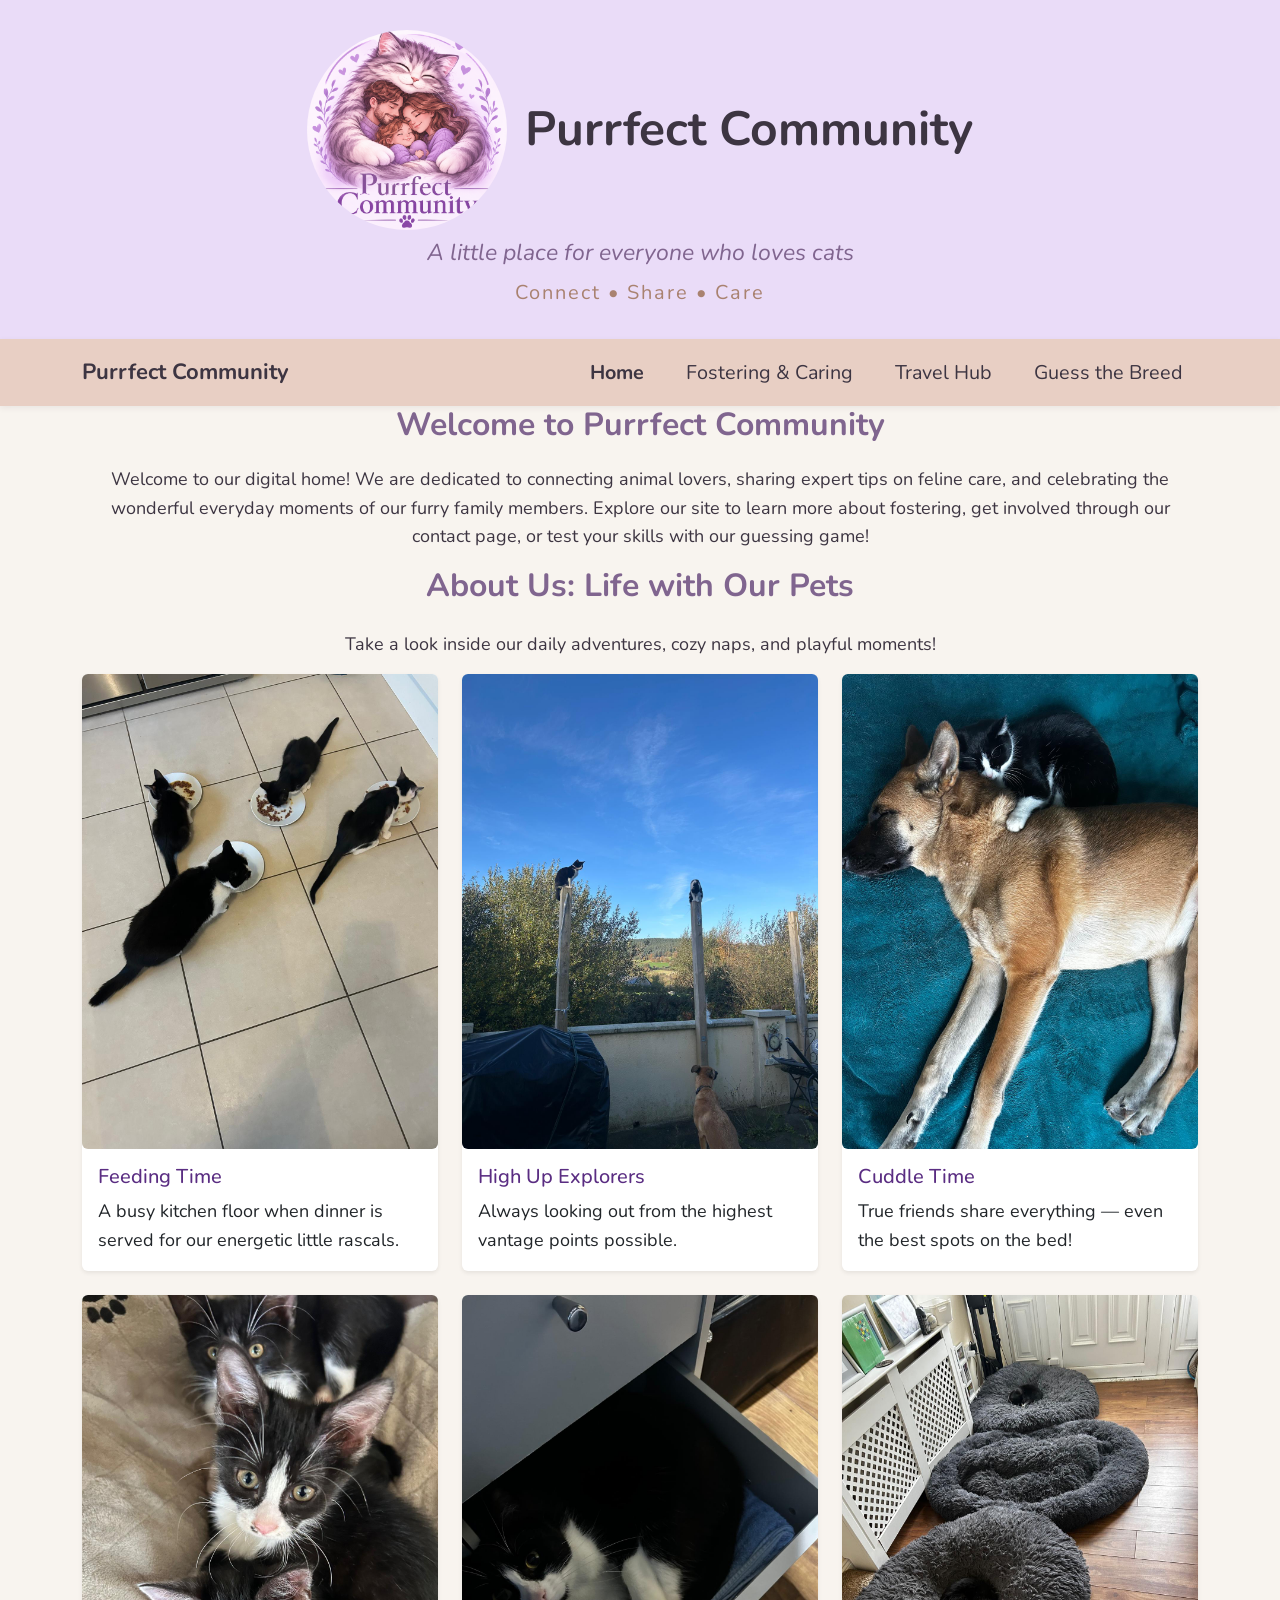
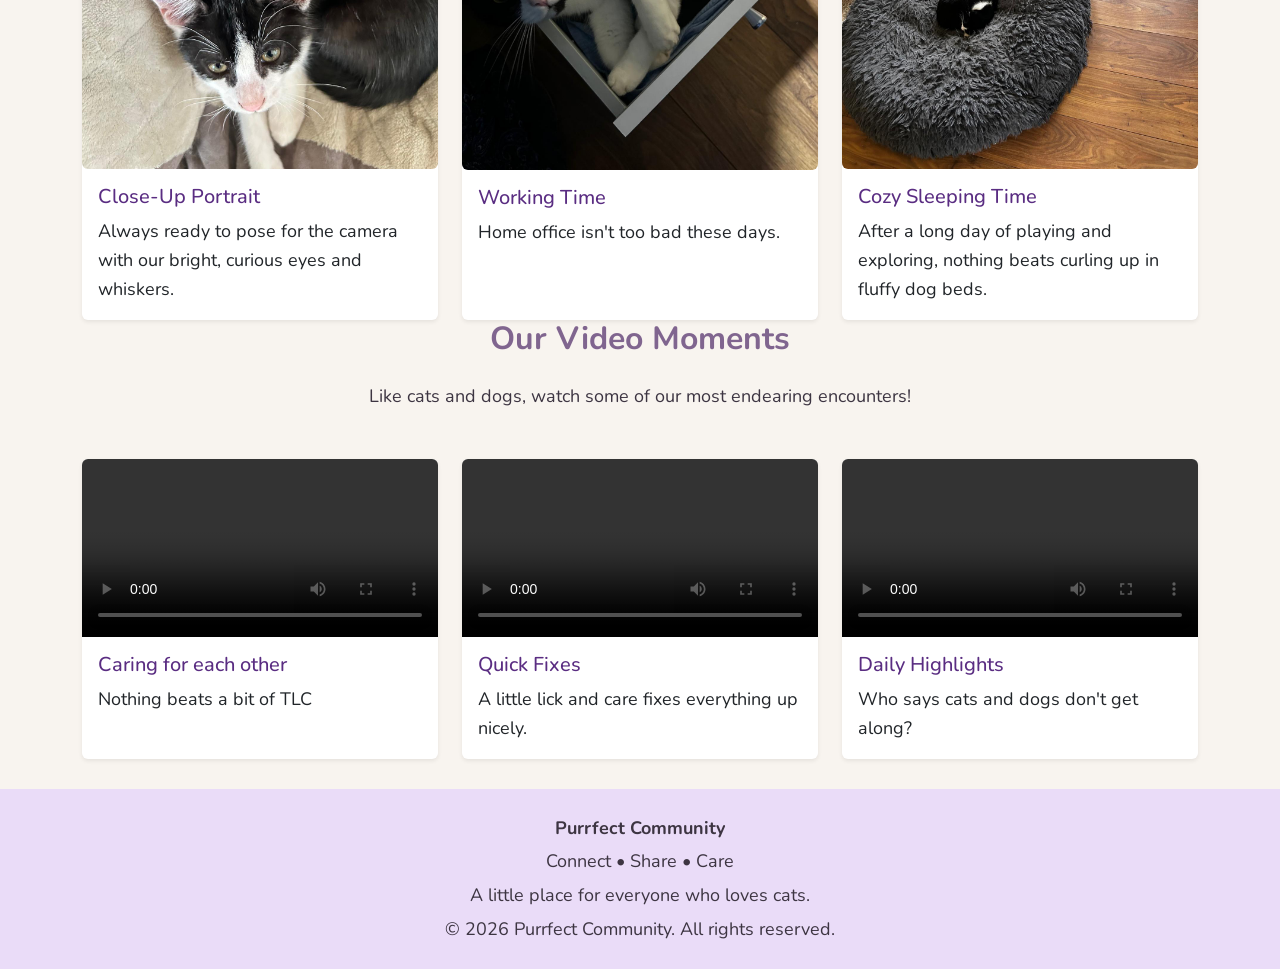
<file: index.html>
<!DOCTYPE html>
<html lang="en">
<head>
 <meta charset="UTF-8">
 <meta name="viewport" content="width=device-width, initial-scale=1.0">
 <title>Purrfect Community - Home</title>
 <!-- Nunito Font -->
 <link rel="preconnect" href="https://fonts.googleapis.com">
 <link rel="preconnect" href="https://fonts.gstatic.com" crossorigin>
 <link href="https://fonts.googleapis.com/css2?family=Nunito:wght@400;500;600;700;800&display=swap" rel="stylesheet">
 <!-- Bootstrap-->
     <link href="https://cdn.jsdelivr.net/npm/bootstrap@5.3.3/dist/css/bootstrap.min.css" rel="stylesheet">
    <link rel="stylesheet" href="Styles/style.css">
</head>

<body>

    </div>
</header>
<header class="site-header text-center">
        <div class="container-fluid px-5">
        <div class="brand-lockup">
            <img src="Pictures/logo.jpg" alt="Purrfect Community logo - Cat hugging a family of three" class="site-logo">
            <h1>Purrfect Community</h1>
        </div>
        <p class="tagline">A little place for everyone who loves cats</p>
        <p class="slogan">Connect • Share • Care</p>
    </div>
</header>


<!-- Copied from Sylwia's Coding and edited it to match navbar functions on all pages -->
  <nav class="navbar navbar-expand-lg custom-navbar">
    <div class="container">
        <a class="navbar-brand" href="index.html">Purrfect Community</a>
        <button class="navbar-toggler" type="button"
            data-bs-toggle="collapse" data-bs-target="#mainMenu"
            aria-controls="mainMenu" aria-expanded="false"
            aria-label="Toggle navigation">
            <span class="navbar-toggler-icon"></span>
        </button>
      <div class="collapse navbar-collapse" id="mainMenu">
            <ul class="navbar-nav ms-auto">
     <li class="nav-item">
                    <a class="nav-link active" aria-current="page" href="index.html">Home</a>
                </li>
                <li class="nav-item">
                    <a class="nav-link" href="Pages/fosteringAndCaring.html">Fostering & Caring</a>
                </li>
                <li class="nav-item">
                    <a class="nav-link" href="Pages/travelHub.html">Travel Hub</a>
                </li>
                <li class="nav-item">
                    <a class="nav-link" href="Pages/guessingGame.html">Guess the Breed</a>
                </li>
            </ul>
        </div>
    </div>
</nav>
<!-- END of Copied section-->
 
 <!-- Welcome / Introduction Section -->
 <section class="intro-section">
 <div class="container text-center">
  <h2>Welcome to Purrfect Community</h2>
  <p class="subtitle">
  Welcome to our digital home! We are dedicated to connecting animal lovers, sharing expert tips on feline care, and celebrating the wonderful everyday moments of our furry family members. Explore our site to learn more about fostering, get involved through our contact page, or test your skills with our guessing game!
  </p>
 </div>
 </section>

 <!-- About Us Section -->
 <section class="intro-section">
 <div class="container">
  <h2 class="text-center mb-4">About Us: Life with Our Pets</h2>
  <p class="text-center subtitle mb-6">Take a look inside our daily adventures, cozy naps, and playful moments!</p>
  
  <!--Picture Section-->
  <div class="row g-4">
 
  

  <div class="col-md-4">
   <div class="card h-100 border-0 shadow-sm">
   <img src="Pictures/feeding time.jpeg" class="card-img-top rounded" alt="Feeding time for kittens">
   <div class="card-body">
    <h5 class="card-title" style="color: #5a2d82;">Feeding Time</h5>
    <p class="card-text">A busy kitchen floor when dinner is served for our energetic little rascals.</p>
   </div>
   </div>
  </div>

  <div class="col-md-4">
   <div class="card h-100 border-0 shadow-sm">
   <img src="Pictures/high up.jpeg" class="card-img-top rounded" alt="Cats high up on poles outdoors">
   <div class="card-body">
    <h5 class="card-title" style="color: #5a2d82;">High Up Explorers</h5>
    <p class="card-text">Always looking out from the highest vantage points possible.</p>
   </div>
   </div>
  </div>
   
<div class="col-md-4">
   <div class="card h-100 border-0 shadow-sm">
   <img src="Pictures/cuddle time.jpeg" class="card-img-top rounded" alt="Cuddle time with cat and dog">
   <div class="card-body">
    <h5 class="card-title" style="color: #5a2d82;">Cuddle Time</h5>
    <p class="card-text">True friends share everything — even the best spots on the bed!</p>
   </div>
   </div>
  </div>
   
  <div class="col-md-4">
   <div class="card h-100 border-0 shadow-sm">
   <img src="Pictures/picture time.jpeg" class="card-img-top rounded" alt="Close-up picture time with 3 kittens">
   <div class="card-body">
    <h5 class="card-title" style="color: #5a2d82;">Close-Up Portrait</h5>
    <p class="card-text">Always ready to pose for the camera with our bright, curious eyes and whiskers.</p>
   </div>
   </div>
  </div>


  <div class="col-md-4">
   <div class="card h-100 border-0 shadow-sm">
   <img src="Pictures/home office.jpeg" class="card-img-top rounded" alt="cat in a desk drawer">
   <div class="card-body">
    <h5 class="card-title" style="color: #5a2d82;">Working Time</h5>
    <p class="card-text">Home office isn't too bad these days.</p>
   </div>
   </div>
  </div>

 
  <div class="col-md-4">
   <div class="card h-100 border-0 shadow-sm">
   <img src="Pictures/sleeping time.jpeg" class="card-img-top rounded" alt="Sleeping time in cozy beds">
   <div class="card-body">
    <h5 class="card-title" style="color: #5a2d82;">Cozy Sleeping Time</h5>
    <p class="card-text">After a long day of playing and exploring, nothing beats curling up in fluffy dog beds.</p>
   </div>
   </div>
  </div>

  </div> <!-- End row -->
 </div> <!-- End container -->
 </section>
 
 <!-- Videos Section -->
 <section class="intro-section">
 <div class="container">
 <h2 class="text-center mb-4">Our Video Moments</h2>
 <p class="text-center subtitle mb-5">Like cats and dogs, watch some of our most endearing encounters!</p>
 
 <div class="row g-4">
 

  <div class="col-md-4">
   <div class="card h-100 border-0 shadow-sm">
    <video controls class="w-100 rounded-top" style="height: auto;">
     <source src="media/caring.mp4" type="video/mp4">
     Your browser does not support the video tag.
    </video>
    <div class="card-body">
     <h5 class="card-title" style="color: #5a2d82;">Caring for each other</h5>
     <p class="card-text">Nothing beats a bit of TLC</p>
    </div>
   </div>
  </div>

  
  <div class="col-md-4">
   <div class="card h-100 border-0 shadow-sm">
    <video controls class="w-100 rounded-top" style="height: auto;">
     <source src="media/caring2.mp4" type="video/mp4">
     Your browser does not support the video tag.
    </video>
    <div class="card-body">
     <h5 class="card-title" style="color: #5a2d82;">Quick Fixes</h5>
     <p class="card-text">A little lick and care fixes everything up nicely.</p>
    </div>
   </div>
  </div>

 
  <div class="col-md-4">
   <div class="card h-100 border-0 shadow-sm">
    <video controls class="w-100 rounded-top" style="height: auto;">
     <source src="media/caring3.mp4" type="video/mp4">
     Your browser does not support the video tag.
    </video>
    <div class="card-body">
     <h5 class="card-title" style="color: #5a2d82;">Daily Highlights</h5>
     <p class="card-text">Who says cats and dogs don't get along?</p>
    </div>
   </div>
  </div>

 </div> <!-- End row -->
 </div> <!-- End container -->
 </section>

 <!-- Footer -->
 <footer class="custom-footer text-center">
    <p><strong>Purrfect Community</strong></p>
    <p>Connect • Share • Care</p>
    <p>A little place for everyone who loves cats.</p>
    <p class="mb-0">&copy; 2026 Purrfect Community. All rights reserved.</p>
</footer>
<script src="https://cdn.jsdelivr.net/npm/bootstrap@5.3.3/dist/js/bootstrap.bundle.min.js"></script>
<script src="../Scripts/gameScript.js"></script>

</body>
</html>
</file>
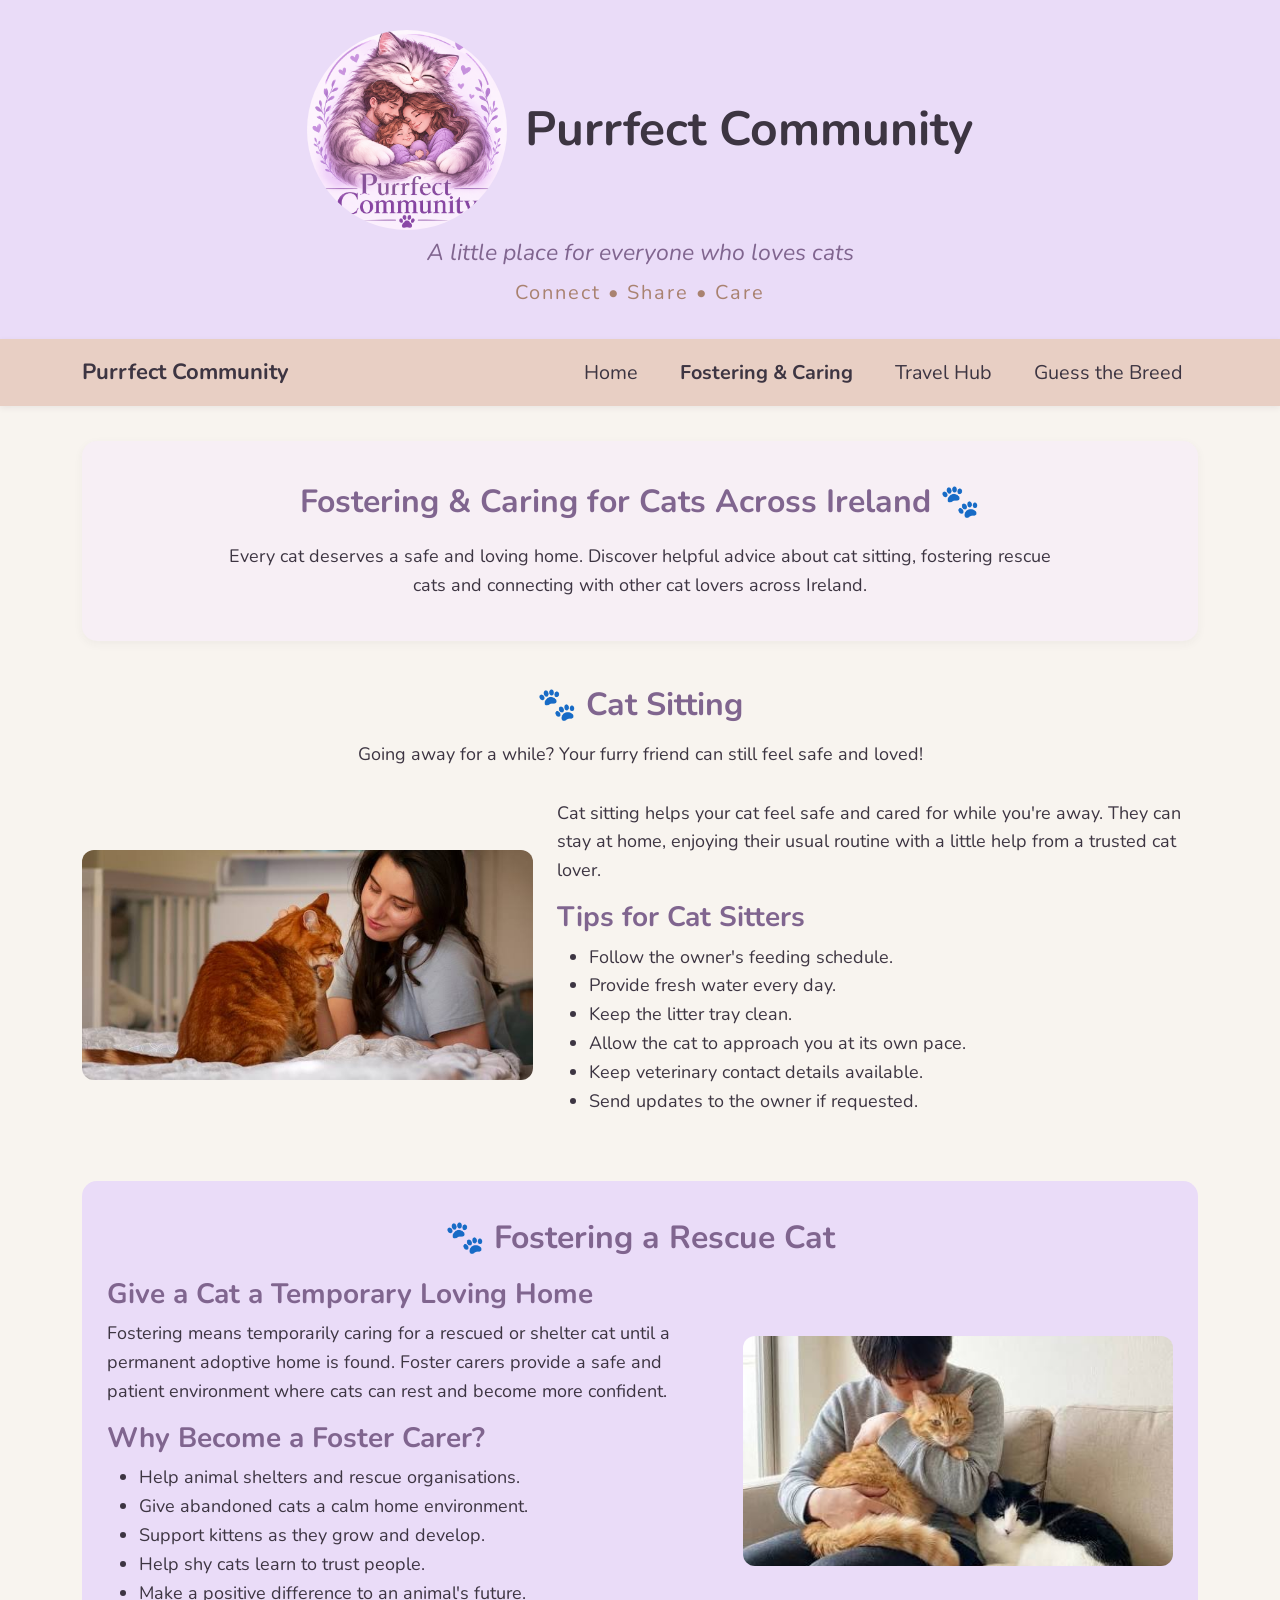
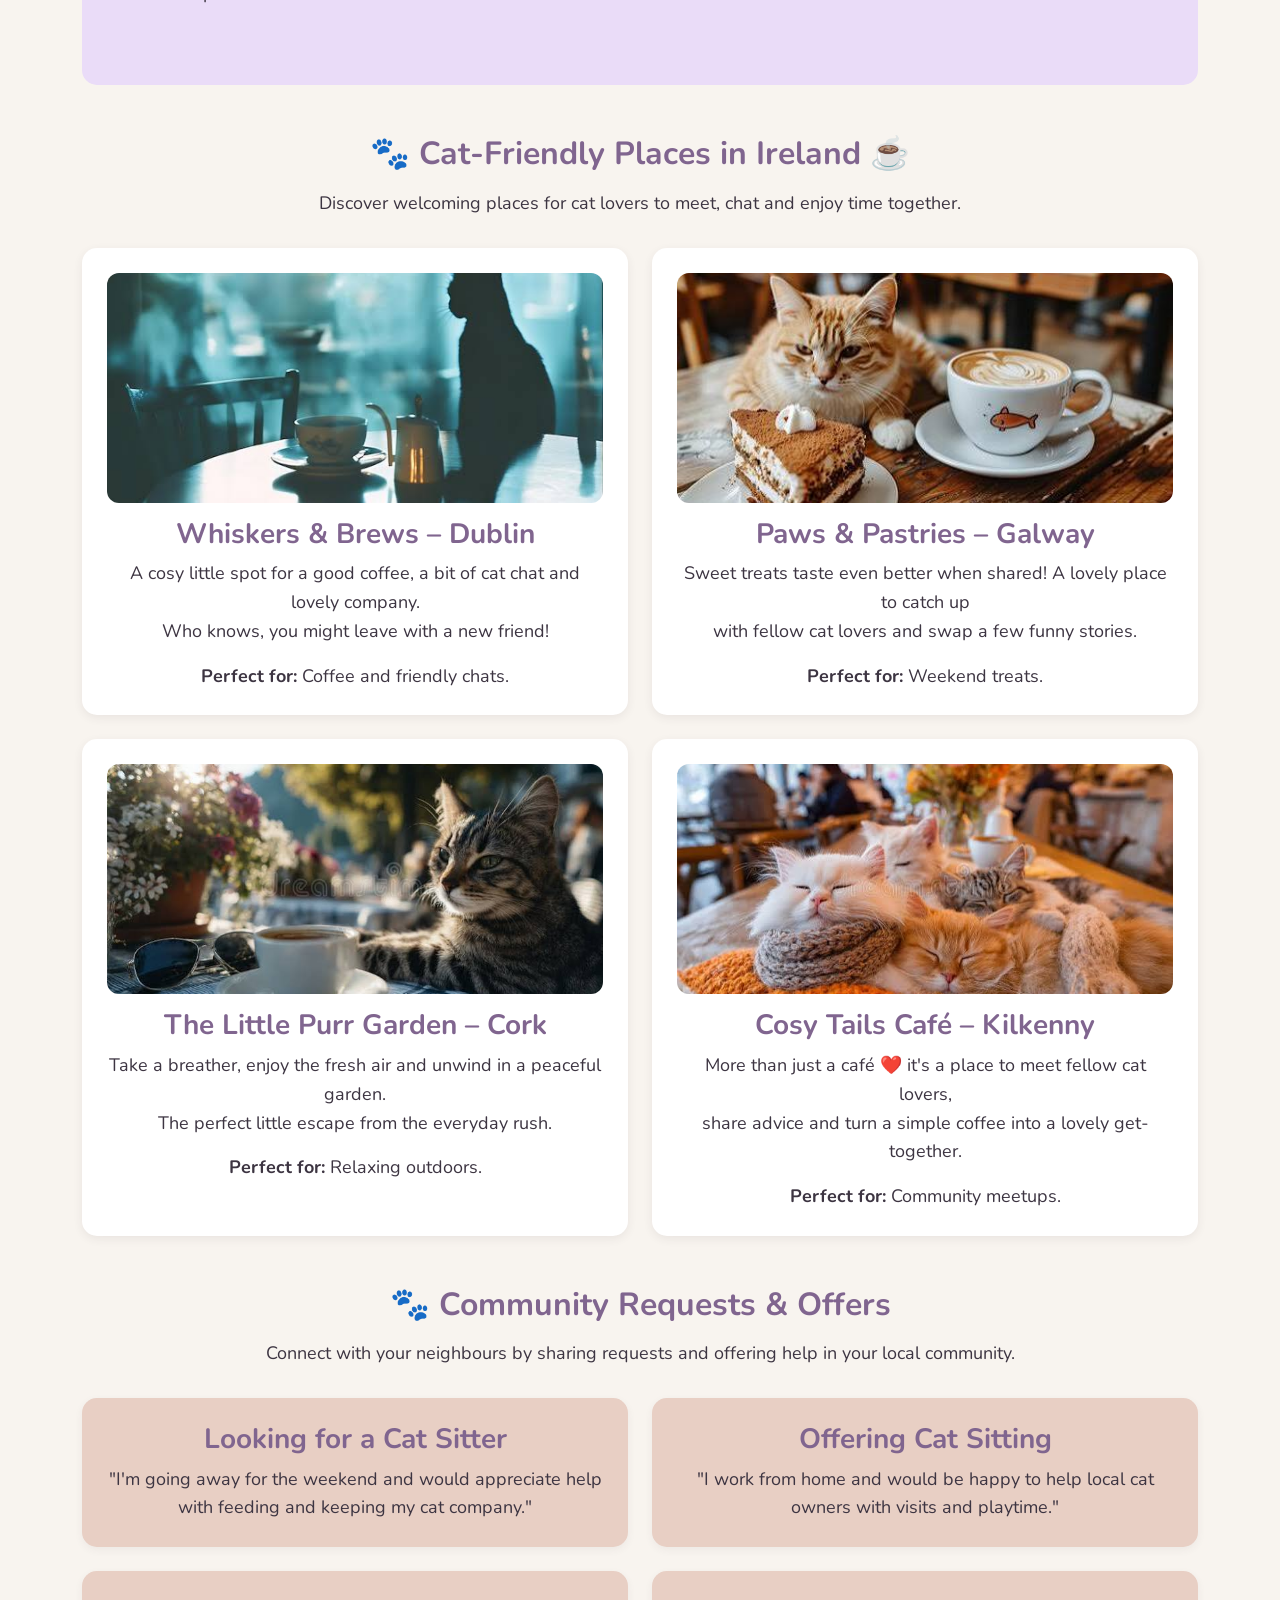
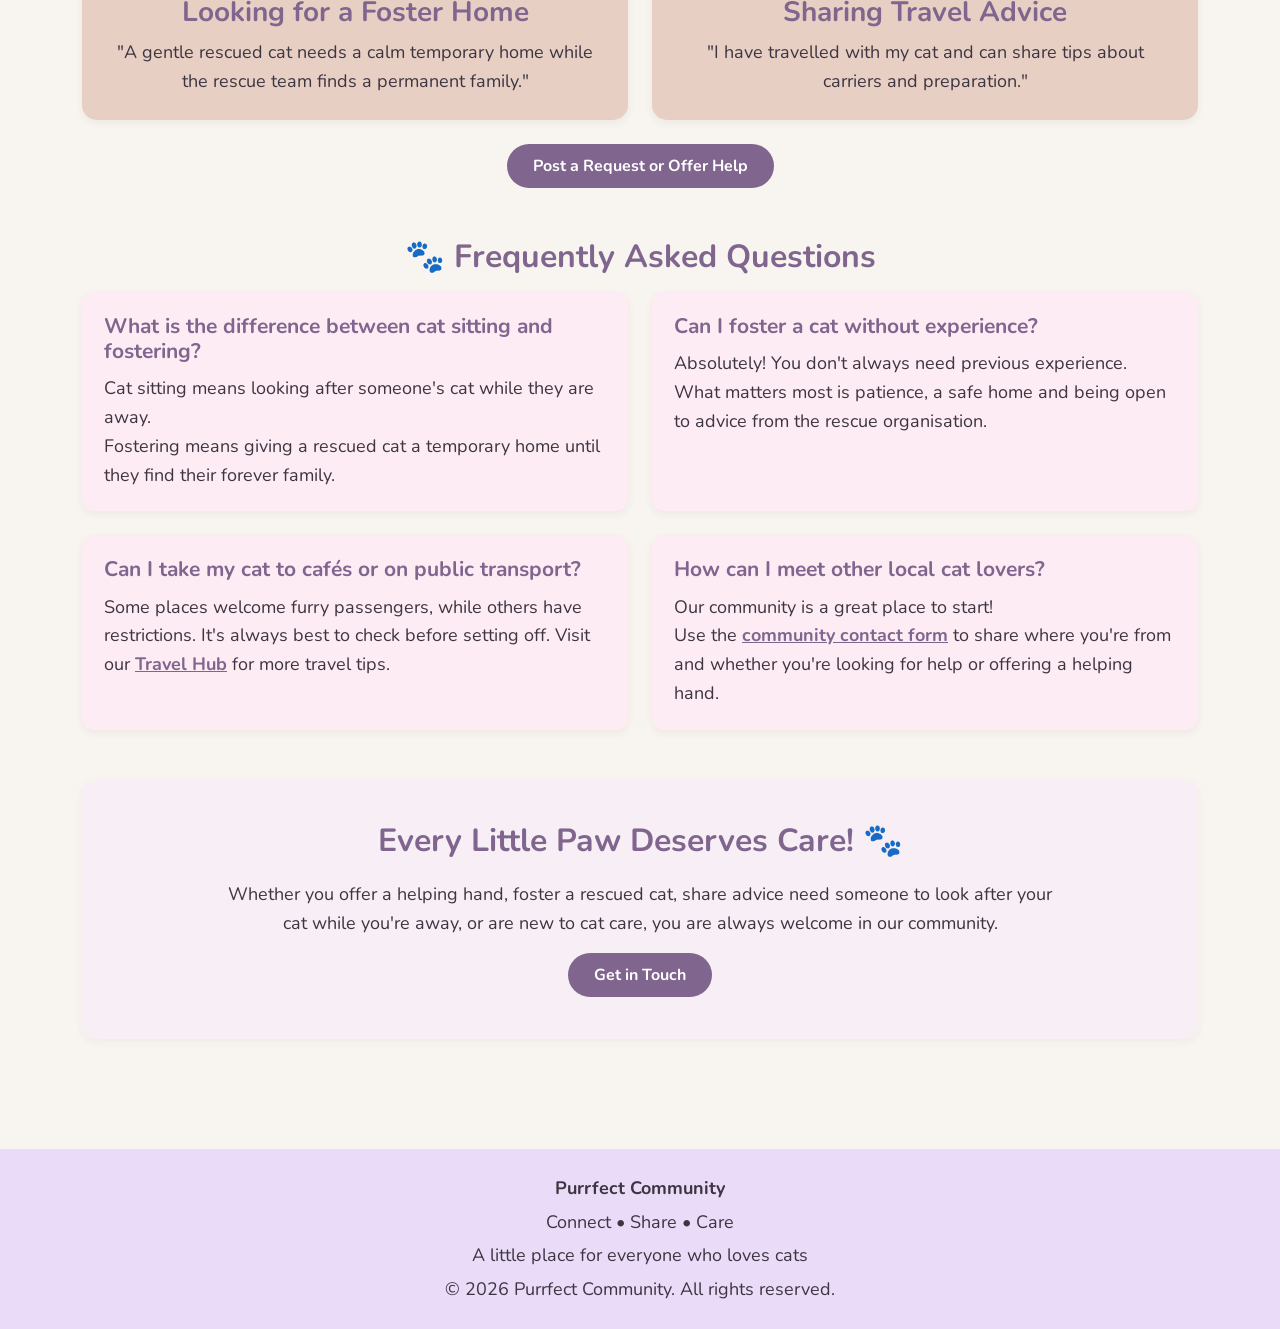
<file: Pages/fosteringAndCaring.html>
<!DOCTYPE html>
<html lang="en">
<head>
    <meta charset="UTF-8">
    <meta name="viewport" content="width=device-width, initial-scale=1">
    <meta name="description" content="Cat sitting, fostering and cat care advice across Ireland.">
    <title>Purrfect Community | Fostering & Caring</title>

    <link rel="preconnect" href="https://fonts.googleapis.com">
    <link rel="preconnect" href="https://fonts.gstatic.com" crossorigin>
    <link href="https://fonts.googleapis.com/css2?family=Nunito:wght@400;500;600;700;800&display=swap" rel="stylesheet">
    
    <link href="https://cdn.jsdelivr.net/npm/bootstrap@5.3.3/dist/css/bootstrap.min.css" rel="stylesheet">
    <link rel="stylesheet" href="../Styles/style.css">
</head>

<body>

<header class="site-header text-center">
    <div class="container">
        <div class="brand-lockup">
            <img src="../Pictures/logo.jpg" alt="Purrfect Community logo" class="site-logo">
            <h1>Purrfect Community</h1>
        </div>
        <p class="tagline">A little place for everyone who loves cats</p>
        <p class="slogan">Connect • Share • Care</p>
    </div>
</header>

<nav class="navbar navbar-expand-lg custom-navbar">
    <div class="container">
        <a class="navbar-brand" href="../index.html">Purrfect Community</a>

        <button class="navbar-toggler" type="button"
            data-bs-toggle="collapse" data-bs-target="#mainMenu"
            aria-controls="mainMenu" aria-expanded="false"
            aria-label="Toggle navigation">
            <span class="navbar-toggler-icon"></span>
        </button>

        <div class="collapse navbar-collapse" id="mainMenu">
            <ul class="navbar-nav ms-auto">
                <li class="nav-item">
                    <a class="nav-link" href="../index.html">Home</a>
                </li>
                <li class="nav-item">
                    <a class="nav-link active" aria-current="page" href="fosteringAndCaring.html">Fostering & Caring</a>
                </li>
                <li class="nav-item">
                    <a class="nav-link" href="travelHub.html">Travel Hub</a>
                </li>
                <li class="nav-item">
                    <a class="nav-link" href="guessingGame.html">Guess the Breed</a>
                </li>
            </ul>
        </div>
    </div>
</nav>

<main class="container main-container">

    <!-- INTRODUCTION -->
    <section class="hero-section text-center">
        <h2>Fostering & Caring for Cats Across Ireland 🐾</h2>
        <p>
            Every cat deserves a safe and loving home.
            Discover helpful advice about cat sitting, fostering rescue cats
            and connecting with other cat lovers across Ireland.
        </p>
    </section>

    <!-- CAT SITTING -->
    <section class="cats-section">
        <h2 class="section-title text-center">🐾 Cat Sitting</h2>

        <p class="section-intro text-center">
            Going away for a while? Your furry friend can still feel safe and loved!            
        </p>

        <div class="row g-4 align-items-center">
            <div class="col-md-5">
                <img src="../Pictures/cat-sitting.jpg"
                     alt="A comfortable cat relaxing at home"
                     class="cat-image">
            </div>

            <div class="col-md-7">
                <p>
                    Cat sitting helps your cat feel safe and cared for while you're away. They can stay at home, 
                    enjoying their usual routine with a little help from a trusted cat lover.

                </p>

                <p>
                
                </p>

                <h3>Tips for Cat Sitters</h3>
                <ul>
                    <li>Follow the owner's feeding schedule.</li>
                    <li>Provide fresh water every day.</li>
                    <li>Keep the litter tray clean.</li>
                    <li>Allow the cat to approach you at its own pace.</li>
                    <li>Keep veterinary contact details available.</li>
                    <li>Send updates to the owner if requested.</li>
                </ul>
            </div>
        </div>
    </section>

    <!-- FOSTERING -->
    <section class="find-cat-section">
        <h2 class="text-center">🐾 Fostering a Rescue Cat</h2>

        <div class="row g-4 align-items-center">
            <div class="col-md-7">
                <h3>Give a Cat a Temporary Loving Home</h3>

                <p>
                    Fostering means temporarily caring for a rescued
                    or shelter cat until a permanent adoptive home is found.
                    Foster carers provide a safe and patient environment
                    where cats can rest and become more confident.
                </p>

                <h3>Why Become a Foster Carer?</h3>

                <ul>
                    <li>Help animal shelters and rescue organisations.</li>
                    <li>Give abandoned cats a calm home environment.</li>
                    <li>Support kittens as they grow and develop.</li>
                    <li>Help shy cats learn to trust people.</li>
                    <li>Make a positive difference to an animal's future.</li>
                </ul>
            </div>

            <div class="col-md-5">
                <img src="../Pictures/cat-fostering.jpg"
                     alt="A rescued cat relaxing in a foster home"
                     class="cat-image">
            </div>
        </div>

        <p class="mt-4 text-center">
            <strong></strong> 

        </p>
    </section>

    <!-- CAT FRIENDLY PLACES -->
    <section class="cats-section" id="cat-friendly-places">

        <h2 class="section-title text-center">
            🐾 Cat-Friendly Places in Ireland ☕
        </h2>

        <p class="section-intro text-center">
            Discover welcoming places for cat lovers to meet, chat and enjoy time together.            
        </p>

        <div class="row g-4">

            <div class="col-md-6">
                <article class="cat-card">
                    <img src="../Pictures/cafe-dublin.jpg"
                         alt="Cosy cafe interior"
                         class="cat-image">

                    <h3>Whiskers & Brews – Dublin</h3>
                    <p>
                        A cosy little spot for a good coffee, a bit of cat chat and lovely company. <br/>Who knows, you might leave with a new friend!
                    </p>
                    <p class="mb-0">
                        <strong>Perfect for:</strong> Coffee and friendly chats.
                    </p>
                </article>
            </div>

            <div class="col-md-6">
                <article class="cat-card">
                    <img src="../Pictures/cafe-galway.jpg"
                         alt="Cosy bakery and cafe"
                         class="cat-image">

                    <h3>Paws & Pastries – Galway</h3>
                    <p>
                        Sweet treats taste even better when shared! A lovely place to catch up <br/>with fellow cat lovers and swap a few funny stories.
                    </p>
                    <p class="mb-0">
                        <strong>Perfect for:</strong> Weekend treats.
                    </p>
                </article>
            </div>

            <div class="col-md-6">
                <article class="cat-card">
                    <img src="../Pictures/cafe-cork.jpg"
                         alt="Peaceful garden with outdoor seating"
                         class="cat-image">

                    <h3>The Little Purr Garden – Cork</h3>
                    <p>
                        Take a breather, enjoy the fresh air and unwind in a peaceful garden. <br/>The perfect little escape from the everyday rush.
                    </p>
                    <p class="mb-0">
                        <strong>Perfect for:</strong> Relaxing outdoors.
                    </p>
                </article>
            </div>

            <div class="col-md-6">
                <article class="cat-card">
                    <img src="../Pictures/cafe-kilkenny.jpg"
                         alt="Welcoming community cafe"
                         class="cat-image">

                    <h3>Cosy Tails Café – Kilkenny</h3>
                    <p>
                        More than just a café ❤️ it's a place to meet fellow cat lovers, <br/>share advice and turn a simple coffee into a lovely get-together.
                    </p>
                    <p class="mb-0">
                        <strong>Perfect for:</strong> Community meetups.
                    </p>
                </article>
            </div>

        </div>

        <p class="text-center mt-4">
            <em>
                                
            </em>
        </p>
    </section>

    <!-- COMMUNITY REQUESTS -->
    <section class="cats-section">
        <h2 class="section-title text-center">
            🐾 Community Requests & Offers
        </h2>

        <p class="section-intro text-center">
            Connect with your neighbours by sharing requests and offering help in your local community.
        </p>

        <div class="row g-4">

            <div class="col-md-6">
                <div class="fact-card">
                    <h3>Looking for a Cat Sitter</h3>
                    <p class="mb-0">
                        "I'm going away for the weekend and would appreciate
                        help with feeding and keeping my cat company."
                    </p>
                </div>
            </div>

            <div class="col-md-6">
                <div class="fact-card">
                    <h3>Offering Cat Sitting</h3>
                    <p class="mb-0">
                        "I work from home and would be happy to help
                        local cat owners with visits and playtime."
                    </p>
                </div>
            </div>

            <div class="col-md-6">
                <div class="fact-card">
                    <h3>Looking for a Foster Home</h3>
                    <p class="mb-0">
                        "A gentle rescued cat needs a calm temporary home
                        while the rescue team finds a permanent family."
                    </p>
                </div>
            </div>

            <div class="col-md-6">
                <div class="fact-card">
                    <h3>Sharing Travel Advice</h3>
                    <p class="mb-0">
                        "I have travelled with my cat and can share
                        tips about carriers and preparation."
                    </p>
                </div>
            </div>

        </div>

        <div class="text-center mt-4">
            <a href="travelHub.html#community-form" class="btn btn-custom">
                Post a Request or Offer Help
            </a>
        </div>
    </section>

    <!-- FAQ -->
    <section class="fun-facts-section">
        <h2 class="section-title text-center">
            🐾 Frequently Asked Questions
        </h2>
    
        <div class="row g-4">
    
            <div class="col-md-6">
                <div class="faq-card">
                    <h3>What is the difference between cat sitting and fostering?</h3>
                    <p>
                        Cat sitting means looking after someone's cat while they are away.<br/>
                        Fostering means giving a rescued cat a temporary home until they find their forever family.
                    </p>
                </div>
            </div>
    
            <div class="col-md-6">
                <div class="faq-card">
                    <h3>Can I foster a cat without experience?</h3>
                    <p>
                        Absolutely! You don't always need previous experience. What matters most is patience,
                        a safe home and being open to advice from the rescue organisation.
                    </p>
                </div>
            </div>
    
            <div class="col-md-6">
                <div class="faq-card">
                    <h3>Can I take my cat to cafés or on public transport?</h3>
                    <p>
                        Some places welcome furry passengers, while others have restrictions.
                        It's always best to check before setting off.
                        Visit our <a href="travelHub.html">Travel Hub</a> for more travel tips.
                    </p>
                </div>
            </div>
    
            <div class="col-md-6">
                <div class="faq-card">
                    <h3>How can I meet other local cat lovers?</h3>
                    <p>
                        Our community is a great place to start!<br/>
                        Use the <a href="travelHub.html#community-form"> community contact form</a>
                        to share where you're from and whether you're looking for help or offering a helping hand.
                    </p>
                </div>
            </div>
    
        </div>
    </section>

    <!-- FINAL MESSAGE -->
    <section class="hero-section text-center">
        <h2>Every Little Paw Deserves Care! 🐾</h2>
        <p>
            Whether you offer a helping hand, foster a rescued cat, share advice
            need someone to look after your cat while you're away, or are new to cat care, you are always welcome in our community.
        </p>

        <a href="travelHub.html#community-form" class="btn btn-custom">
            Get in Touch
        </a>
    </section>

</main>

<footer class="custom-footer text-center">
    <p><strong>Purrfect Community</strong></p>
    <p>Connect • Share • Care</p>
    <p>A little place for everyone who loves cats</p>
    <p class="mb-0">&copy; 2026 Purrfect Community. All rights reserved.</p>
</footer>
<script src="https://cdn.jsdelivr.net/npm/bootstrap@5.3.3/dist/js/bootstrap.bundle.min.js"></script>
</body>
</html>
</file>
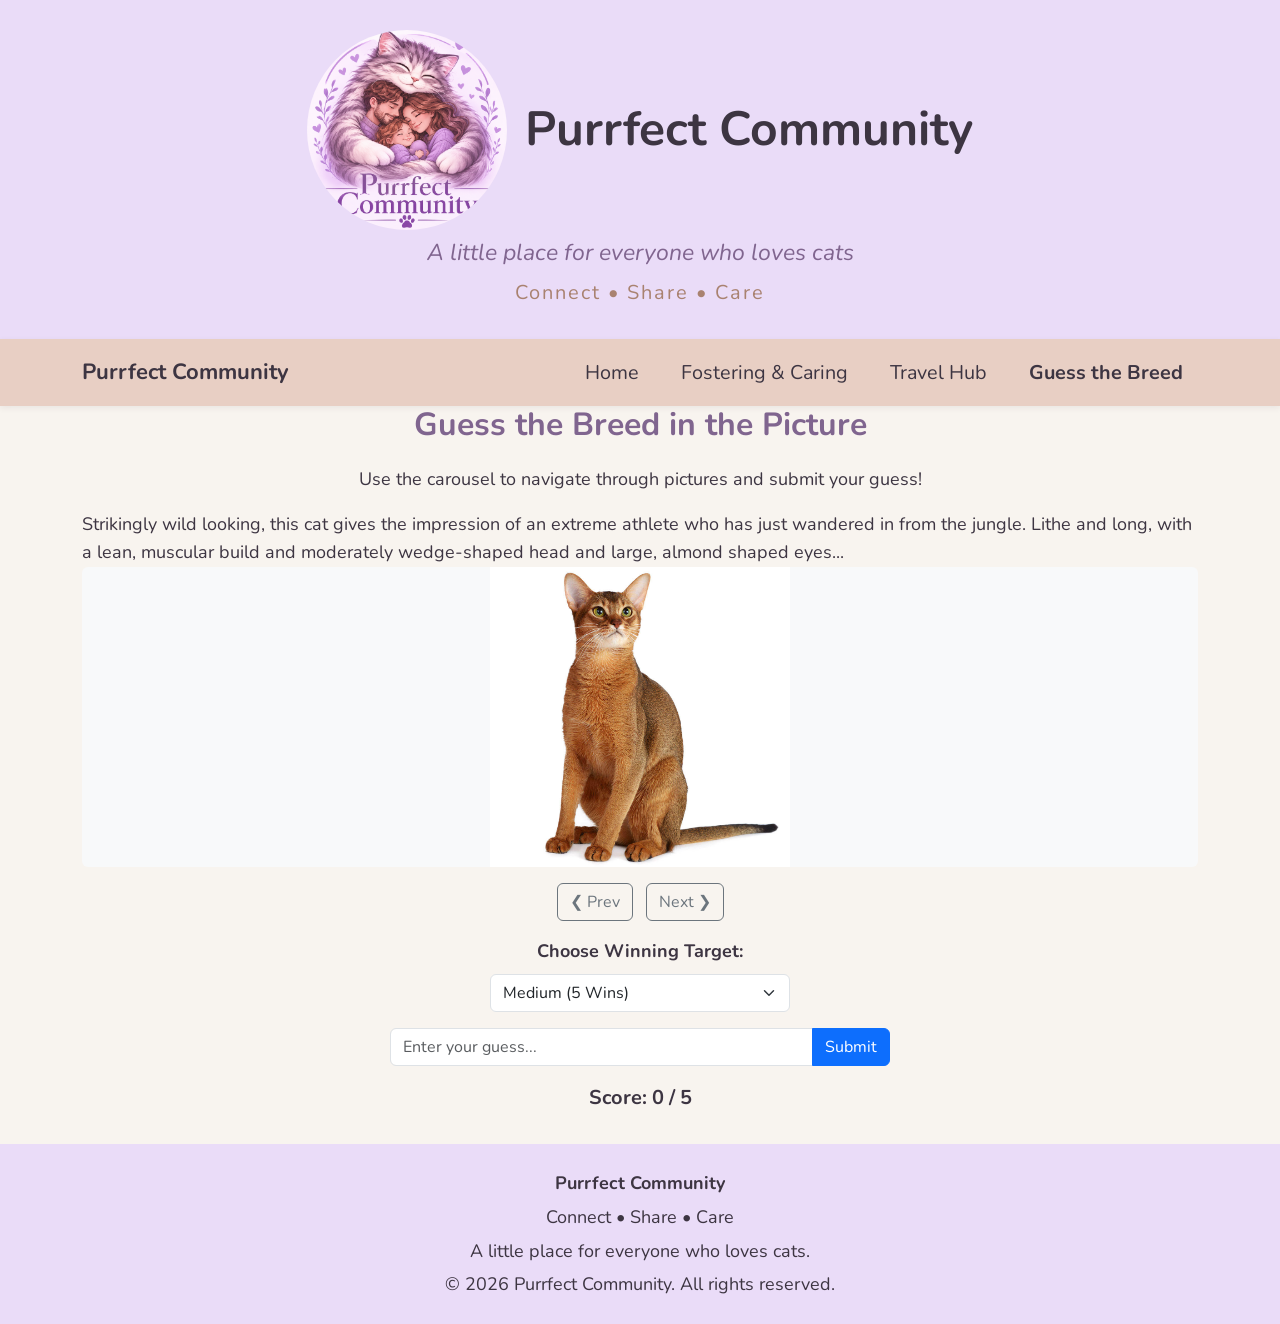
<file: Pages/guessingGame.html>
<!DOCTYPE html>
<html lang="en">
<head>
  <meta charset="UTF-8">
  <meta name="viewport" content="width=device-width, initial-scale=1.0">
  <title>Guess the Cat Breed</title>
  <!-- Nunito Font -->
  <link rel="preconnect" href="https://fonts.googleapis.com">
  <link rel="preconnect" href="https://fonts.gstatic.com" crossorigin>
  <link href="https://fonts.googleapis.com/css2?family=Nunito:wght@400;500;600;700;800&display=swap" rel="stylesheet">
  <!-- Bootstrap-->
      <link href="https://cdn.jsdelivr.net/npm/bootstrap@5.3.3/dist/css/bootstrap.min.css" rel="stylesheet">
    <link rel="stylesheet" href="../Styles/style.css">
</head>

<body>

<header class="site-header text-center">
    <div class="container">
        <div class="brand-lockup">
            <img src="../Pictures/logo.jpg" alt="Purrfect Community logo - Cat hugging a family of three" class="site-logo">
            <h1>Purrfect Community</h1>
        </div>
        <p class="tagline">A little place for everyone who loves cats</p>
        <p class="slogan">Connect • Share • Care</p>
    </div>
</header>
<!-- Copied from Sylwia's Coding and edited it to match navbar functions on all pages -->
  <nav class="navbar navbar-expand-lg custom-navbar">
    <div class="container">
        <a class="navbar-brand" href="../index.html">Purrfect Community</a>
        <button class="navbar-toggler" type="button"
            data-bs-toggle="collapse" data-bs-target="#mainMenu"
            aria-controls="mainMenu" aria-expanded="false"
            aria-label="Toggle navigation">
            <span class="navbar-toggler-icon"></span>
        </button>
      <div class="collapse navbar-collapse" id="mainMenu">
            <ul class="navbar-nav ms-auto">
     <li class="nav-item">
                    <a class="nav-link" href="../index.html">Home</a>
                </li>
                <li class="nav-item">
                    <a class="nav-link" href="fosteringAndCaring.html">Fostering & Caring</a>
                </li>
                <li class="nav-item">
                    <a class="nav-link" href="travelHub.html">Travel Hub</a>
                </li>
                <li class="nav-item">
                    <a class="nav-link active" aria-current="page" href="guessingGame.html">Guess the Breed</a>
                </li>
            </ul>
        </div>
    </div>
</nav>



  <section id="game-section" class="intro-section">
    <div class="container text-center">
      <h2>Guess the Breed in the Picture</h2>
      <p class="subtitle">Use the carousel to navigate through pictures and submit your guess!</p>
      
   
      <div id="imageDescription" class="text-start">Loading description...</div>

      <!-- Bootstrap Carousel Container -->
      <div id="catCarousel" class="carousel slide mb-3" data-bs-ride="false">
        <div class="carousel-inner" id="carouselInner"></div>
      </div>
        
      <!-- Carousel Navigation -->
      <div class="mb-3">
        <button class="btn btn-outline-secondary me-2" onclick="prevImage()">❮ Prev</button>
        <button class="btn btn-outline-secondary" onclick="nextImage()">Next ❯</button>
      </div>

         <!-- Difficulty Selector -->
      <div class="mb-3" style="max-width: 300px; margin: 0 auto;">
        <label for="difficultySelect" class="form-label fw-bold">Choose Winning Target:</label>
        <select id="difficultySelect" class="form-select" onchange="changeDifficulty()">
          <option value="3">Easy (3 Wins)</option>
          <option value="5" selected>Medium (5 Wins)</option>
          <option value="10">Hard (10 Wins)</option>
          <option value="20">Expert (All 20 Wins)</option>
        </select>
      </div>

      <!-- Guess Input Group -->
      <div class="input-group mb-3" style="max-width: 500px; margin: 0 auto;">
        <input type="text" id="guessInput" class="form-control" placeholder="Enter your guess...">
        <button class="btn btn-primary" onclick="checkGuess()">Submit</button>
      </div>
            
      <!-- Score Display and Restart Button -->
      <p id="scoreDisplay" class="fs-5 mb-2 fw-bold">Score: <span id="score">0</span> / <span id="targetDisplay">5</span></p>
      <button id="restartBtn" class="btn btn-success mb-3" style="display: none;" onclick="restartGame()">Play Again</button>

      <p id="resultMessage" class="fw-bold mt-2"></p>
      
     
    </div>
  </section>

 
  <footer class="custom-footer text-center">
    <p><strong>Purrfect Community</strong></p>
    <p>Connect • Share • Care</p>
    <p>A little place for everyone who loves cats.</p>
    <p class="mb-0">&copy; 2026 Purrfect Community. All rights reserved.</p>
</footer>
<script src="https://cdn.jsdelivr.net/npm/bootstrap@5.3.3/dist/js/bootstrap.bundle.min.js"></script>
  <script src="../Scripts/gameScript.js"></script>
</body>
</html>
</file>
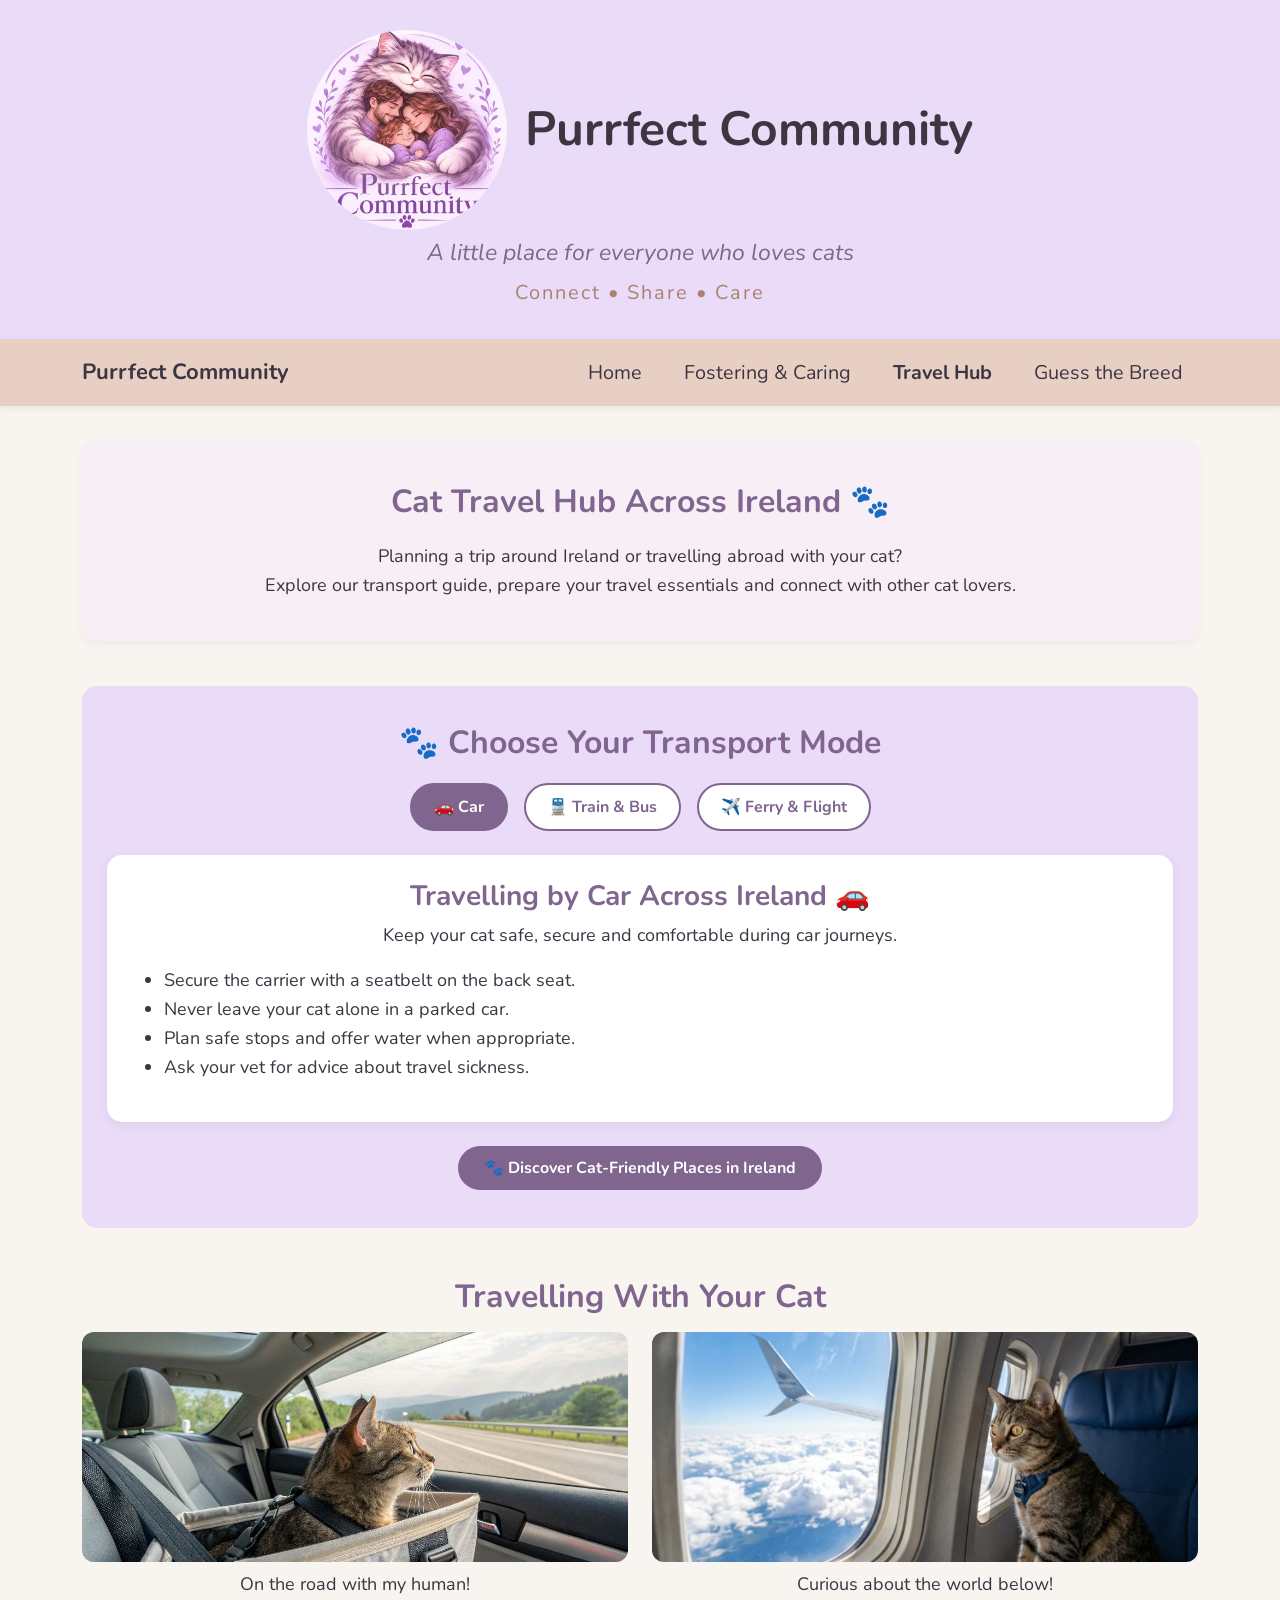
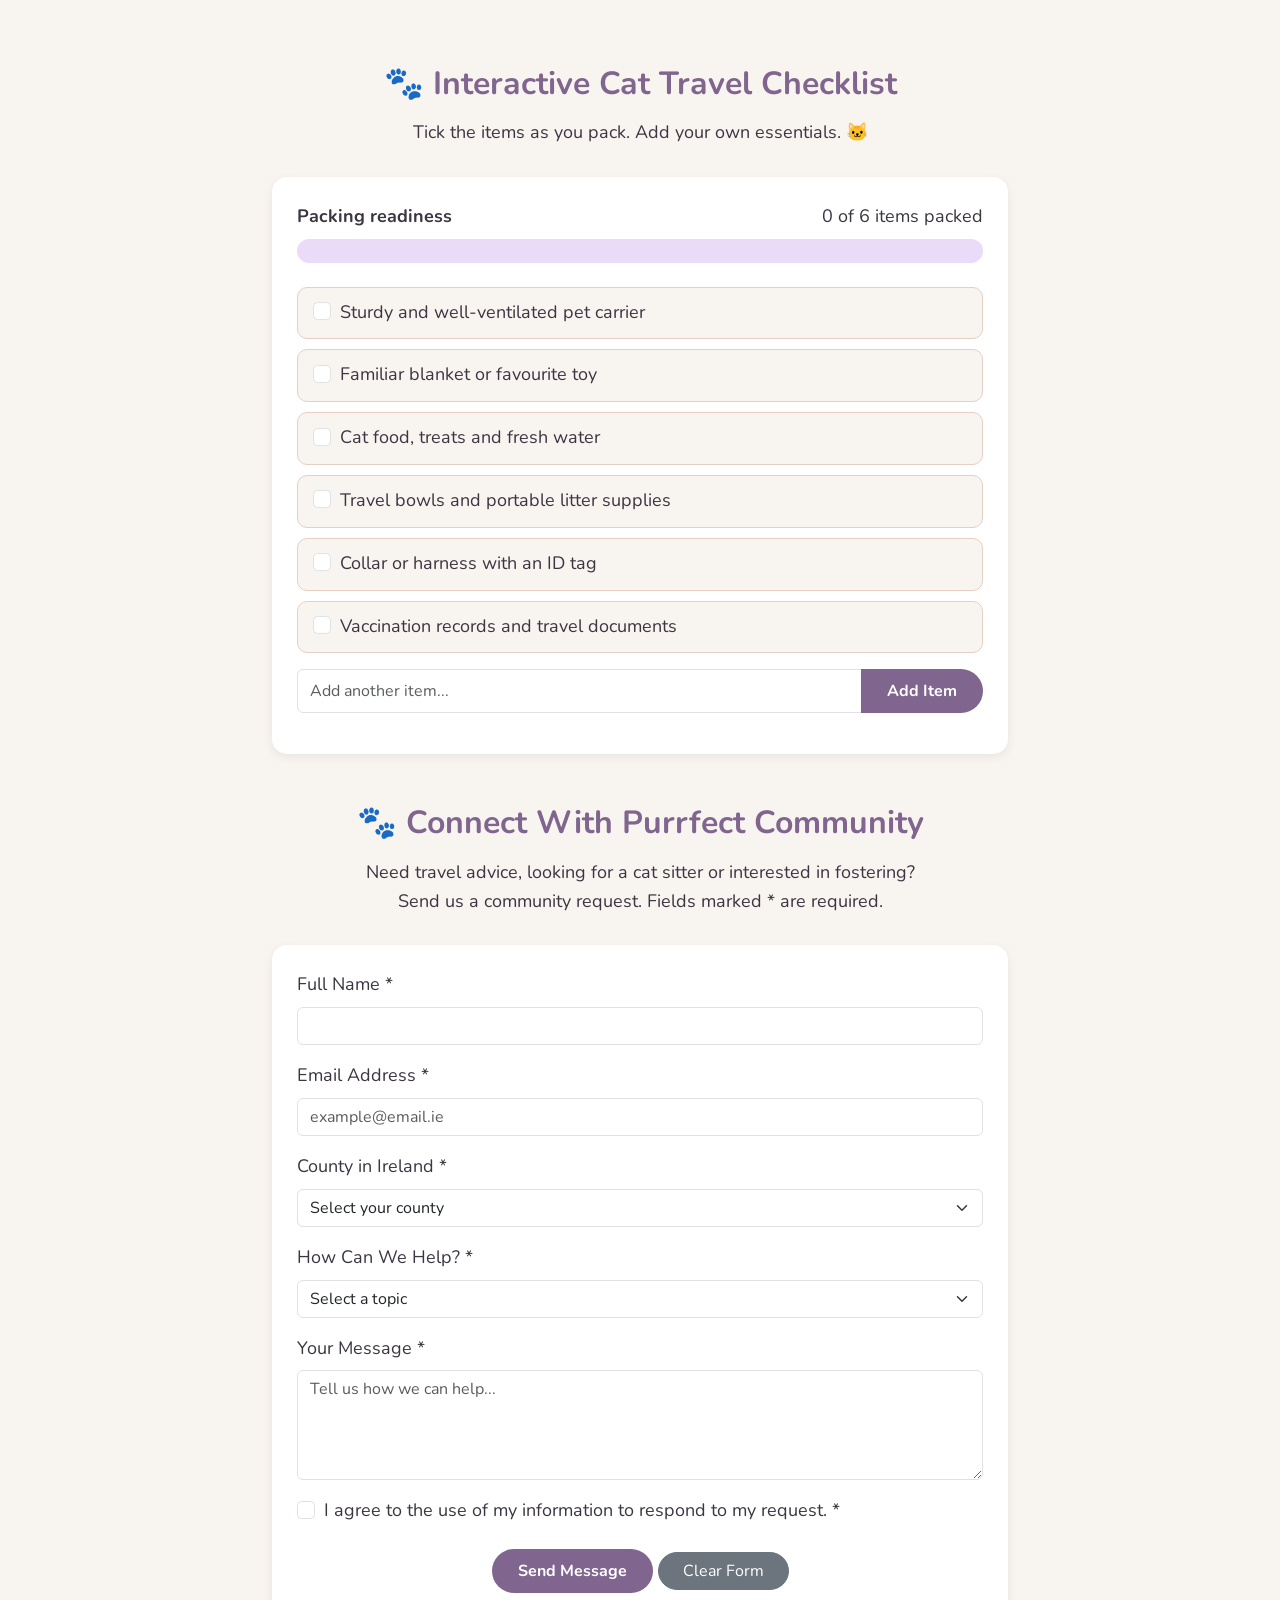
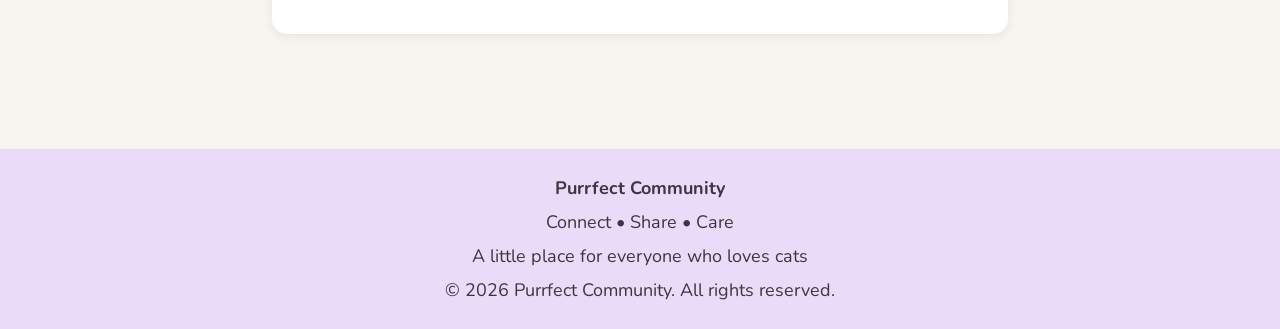
<file: Pages/travelHub.html>
<!DOCTYPE html>
<html lang="en">
<head>
    <meta charset="UTF-8">
    <meta name="viewport" content="width=device-width, initial-scale=1">
    <meta name="description" content="Cat travel guide, interactive packing checklist and community contact form.">
    <title>Purrfect Community | Travel Hub</title>

    <link rel="preconnect" href="https://fonts.googleapis.com">
    <link rel="preconnect" href="https://fonts.gstatic.com" crossorigin>
    <link href="https://fonts.googleapis.com/css2?family=Nunito:wght@400;500;600;700;800&display=swap" rel="stylesheet">
    
    <link href="https://cdn.jsdelivr.net/npm/bootstrap@5.3.3/dist/css/bootstrap.min.css" rel="stylesheet">
    <link rel="stylesheet" href="../Styles/style.css">
</head>

<body>

<header class="site-header text-center">
    <div class="container">
        <div class="brand-lockup">
            <img src="../Pictures/logo.jpg" alt="Purrfect Community logo" class="site-logo">
            <h1>Purrfect Community</h1>
        </div>
        <p class="tagline">A little place for everyone who loves cats</p>
        <p class="slogan">Connect • Share • Care</p>
    </div>
</header>

<nav class="navbar navbar-expand-lg custom-navbar">
    <div class="container">
        <a class="navbar-brand" href="../index.html">Purrfect Community</a>

        <button class="navbar-toggler" type="button"
            data-bs-toggle="collapse" data-bs-target="#mainMenu"
            aria-controls="mainMenu" aria-expanded="false"
            aria-label="Toggle navigation">
            <span class="navbar-toggler-icon"></span>
        </button>

        <div class="collapse navbar-collapse" id="mainMenu">
            <ul class="navbar-nav ms-auto">
                <li class="nav-item">
                    <a class="nav-link" href="../index.html">Home</a>
                </li>
                <li class="nav-item">
                    <a class="nav-link" href="fosteringAndCaring.html">Fostering & Caring</a>
                </li>
                <li class="nav-item">
                    <a class="nav-link active" aria-current="page" href="travelHub.html">Travel Hub</a>
                </li>
                <li class="nav-item">
                    <a class="nav-link" href="guessingGame.html">Guess the Breed</a>
                </li>
            </ul>
        </div>
    </div>
</nav>

<main class="container main-container">

    <!-- INTRODUCTION -->
    <section class="hero-section text-center">
        <h2>Cat Travel Hub Across Ireland 🐾</h2>
        <p>
            Planning a trip around Ireland or travelling abroad with your cat?<br/>
            Explore our transport guide, prepare your travel essentials
            and connect with other cat lovers.
        </p>
    </section>

    <!-- TRANSPORT GUIDE -->
    <section class="find-cat-section">
        <h2 class="text-center">🐾 Choose Your Transport Mode</h2>
        <p class="text-center">
            
        </p>

        <div class="d-flex justify-content-center gap-3 flex-wrap mb-4"
             role="group" aria-label="Transport options">

            <button type="button" class="btn travel-tab-btn active"
                    id="btnCar" aria-pressed="true">
                🚗 Car
            </button>

            <button type="button" class="btn travel-tab-btn"
                    id="btnTrain" aria-pressed="false">
                🚆 Train & Bus
            </button>

            <button type="button" class="btn travel-tab-btn"
                    id="btnFlight" aria-pressed="false">
                ✈️ Ferry & Flight
            </button>
        </div>

        <article class="cat-card text-left-card" aria-live="polite">
            <h3 id="modeTitle" class="text-center">
                Travelling by Car Across Ireland 🚗
            </h3>

            <p id="modeDescription" class="text-center">
                Keep your cat safe, secure and comfortable during car journeys.
            </p>

            <ul id="modeTipsList">
                <li>Secure the carrier with a seatbelt on the back seat.</li>
                <li>Never leave your cat alone in a parked car.</li>
                <li>Plan safe stops and offer water when appropriate.</li>
                <li>Ask your vet for advice about travel sickness.</li>
            </ul>
        </article>

        <div class="text-center mt-4">
            <a href="fosteringAndCaring.html#cat-friendly-places"
               class="btn btn-custom">
                🐾 Discover Cat-Friendly Places in Ireland
            </a>
        </div>
    </section>

    <!-- TRAVEL PHOTOS -->
    <section class="cats-section">
        <h2 class="section-title text-center">Travelling With Your Cat</h2>

        <div class="row g-4">
            <div class="col-md-6">
                <img src="../Pictures/cat-car.jpg"
                     alt="A cat safely travelling in a car carrier"
                     class="cat-image">
                <p class="text-center mt-2">
                    On the road with my human!
                </p>
            </div>

            <div class="col-md-6">
                <img src="../Pictures/cat-plane.jpg"
                     alt="A cat ready for an international journey"
                     class="cat-image">
                <p class="text-center mt-2">
                    Curious about the world below!
                </p>
            </div>
        </div>
    </section>

    <!-- PACKING CHECKLIST -->
    <section class="cats-section">
        <h2 class="section-title text-center">
            🐾 Interactive Cat Travel Checklist
        </h2>

        <p class="section-intro text-center">
            Tick the items as you pack. Add your own essentials. 🐱
        </p>

        <div class="row justify-content-center">
            <div class="col-lg-8">
                <div class="cat-card text-left-card">

                    <div class="d-flex justify-content-between flex-wrap gap-2 mb-2">
                        <strong>Packing readiness</strong>
                        <span id="progressText" aria-live="polite">
                            0 of 6 items packed
                        </span>
                    </div>

                    <div class="progress custom-progress mb-4">
                        <div id="packingProgress"
                             class="progress-bar custom-progress-bar"
                             role="progressbar"
                             style="width: 0%"
                             aria-valuenow="0"
                             aria-valuemin="0"
                             aria-valuemax="100">
                            0%
                        </div>
                    </div>

                    <ul id="packingList" class="list-unstyled">

                        <li class="checklist-item">
                            <div class="form-check">
                                <input class="form-check-input" type="checkbox" id="pack1">
                                <label class="form-check-label" for="pack1">
                                    Sturdy and well-ventilated pet carrier
                                </label>
                            </div>
                        </li>

                        <li class="checklist-item">
                            <div class="form-check">
                                <input class="form-check-input" type="checkbox" id="pack2">
                                <label class="form-check-label" for="pack2">
                                    Familiar blanket or favourite toy
                                </label>
                            </div>
                        </li>

                        <li class="checklist-item">
                            <div class="form-check">
                                <input class="form-check-input" type="checkbox" id="pack3">
                                <label class="form-check-label" for="pack3">
                                    Cat food, treats and fresh water
                                </label>
                            </div>
                        </li>

                        <li class="checklist-item">
                            <div class="form-check">
                                <input class="form-check-input" type="checkbox" id="pack4">
                                <label class="form-check-label" for="pack4">
                                    Travel bowls and portable litter supplies
                                </label>
                            </div>
                        </li>

                        <li class="checklist-item">
                            <div class="form-check">
                                <input class="form-check-input" type="checkbox" id="pack5">
                                <label class="form-check-label" for="pack5">
                                    Collar or harness with an ID tag
                                </label>
                            </div>
                        </li>

                        <li class="checklist-item">
                            <div class="form-check">
                                <input class="form-check-input" type="checkbox" id="pack6">
                                <label class="form-check-label" for="pack6">
                                    Vaccination records and travel documents
                                </label>
                            </div>
                        </li>

                    </ul>

                    <div class="input-group mt-3">
                        <input type="text" id="newItemInput"
                               class="form-control"
                               placeholder="Add another item..."
                               aria-label="New packing item">

                        <button class="btn btn-custom" type="button" id="addItemBtn">
                            Add Item
                        </button>
                    </div>

                    <p id="packingError" class="form-note mt-2" role="status"></p>

                </div>
            </div>
        </div>
    </section>

    <!-- CONTACT FORM AT THE BOTTOM -->
    <section class="cats-section" id="community-form">

        <h2 class="section-title text-center">
            🐾 Connect With Purrfect Community
        </h2>

        <p class="section-intro text-center">
            Need travel advice, looking for a cat sitter or interested in fostering?<br/> 
            Send us a community request. Fields marked * are required.
        </p>

        <div class="row justify-content-center">
            <div class="col-lg-8">
                <div class="cat-card text-left-card">

                    <form id="contactForm" novalidate>

                        <div class="mb-3">
                            <label for="fullName" class="form-label">
                                Full Name *
                            </label>
                            <input type="text" class="form-control"
                                   id="fullName" minlength="2" required>
                            <div class="invalid-feedback">
                                Please enter at least 2 characters.
                            </div>
                        </div>

                        <div class="mb-3">
                            <label for="email" class="form-label">
                                Email Address *
                            </label>
                            <input type="email" class="form-control"
                                   id="email" placeholder="example@email.ie" required>
                            <div class="invalid-feedback">
                                Please enter a valid email address.
                            </div>
                        </div>

                        <div class="mb-3">
                            <label for="county" class="form-label">
                                County in Ireland *
                            </label>
                            <select class="form-select" id="county" required>
                                <option value="">Select your county</option>
                                <option>Dublin</option>
                                <option>Cork</option>
                                <option>Galway</option>
                                <option>Limerick</option>
                                <option>Waterford</option>
                                <option>Kilkenny</option>
                                <option>Other</option>
                            </select>
                            <div class="invalid-feedback">
                                Please select a county.
                            </div>
                        </div>

                        <div class="mb-3">
                            <label for="category" class="form-label">
                                How Can We Help? *
                            </label>
                            <select class="form-select" id="category" required>
                                <option value="">Select a topic</option>
                                <option value="Travelling with Cats">Travelling with Cats</option>
                                <option value="Cat Sitting">Cat Sitting</option>
                                <option value="Fostering">Fostering</option>
                                <option value="Cat-Friendly Places">Cat-Friendly Places</option>
                                <option value="Membership">Join Purrfect Community</option>
                            </select>
                            <div class="invalid-feedback">
                                Please select a category.
                            </div>
                        </div>

                        <div class="mb-3">
                            <label for="message" class="form-label">
                                Your Message *
                            </label>
                            <textarea class="form-control" id="message"
                                      rows="4" minlength="10" required
                                      placeholder="Tell us how we can help..."></textarea>
                            <div class="invalid-feedback">
                                Please enter at least 10 characters.
                            </div>
                        </div>

                        <div class="form-check mb-4">
                            <input class="form-check-input" type="checkbox"
                                   id="privacy" required>
                            <label class="form-check-label" for="privacy">
                                I agree to the use of my information to respond to my request. *
                            </label>
                            <div class="invalid-feedback">
                                Please confirm before submitting.
                            </div>
                        </div>

                        <div class="text-center">
                            <button type="submit" class="btn btn-custom">
                                Send Message
                            </button>

                            <button type="reset" class="btn btn-secondary rounded-pill px-4">
                                Clear Form
                            </button>
                        </div>

                        <div id="successMessage"
                             class="alert alert-success mt-4 text-center d-none"
                             role="status">
                            <h4>Thank You! 🐾</h4>
                            <p id="successText" class="mb-0"></p>
                        </div>

                        <p class="small text-muted mt-3 mb-0">
                            
                        </p>

                    </form>
                </div>
            </div>
        </div>
    </section>

</main>

<footer class="custom-footer text-center">
    <p><strong>Purrfect Community</strong></p>
    <p>Connect • Share • Care</p>
    <p>A little place for everyone who loves cats</p>
    <p class="mb-0">&copy; 2026 Purrfect Community. All rights reserved.</p>
</footer>

<script src="https://cdn.jsdelivr.net/npm/bootstrap@5.3.3/dist/js/bootstrap.bundle.min.js"></script>
<script src="../Scripts/travelHub.js"></script>

</body>
</html>
</file>
<file: Styles/style.css>
/* PURRFECT COMMUNITY - SHARED STYLESHEET */

:root {
    --lavender: #cc99ff;
    --light-lavender: #eadcf8;
    --dusty-pink: #e8cfc4;
    --blush-white: #f7eff5;
    --cream: #f8f4ef;
	--powder-puff: #fdecf4;
    --muted-purple: #80658f;
    --warm-taupe: #a98270;
    --dark-text: #3d3542;
    --white: #fff;
    --main-font: 'Nunito', sans-serif;
}
* {
    box-sizing: border-box;
}

body {
    background: var(--cream);
    color: var(--dark-text);
    font-family: var(--main-font);
    font-size: 18px;
    line-height: 1.6;
    margin: 0;
}
h1, h2, h3, h4 {
    font-family: var(--main-font);
    font-weight: 700;
}
h2, h3 {
    color: var(--muted-purple);
}
h2 {
    margin-bottom: 20px;
}

/* HEADER */
.site-header {
    background: var(--light-lavender);
    padding: 30px 15px;
}
.brand-lockup {
    display: flex;
    align-items: center;
    justify-content: center;
    gap: 18px;
    flex-wrap: wrap;
}
.site-logo {
    width: 200px;
    height: 200px;
    object-fit: contain;
    border-radius: 50%;
}
.site-header h1 {
    color: var(--dark-text);
    font-size: clamp(32px, 5vw, 48px);
    margin: 0;
}
.tagline {
    color: var(--muted-purple);
    font-size: 23px;
    font-style: italic;
    margin: 5px 0;
}
.slogan {
    color: var(--warm-taupe);
    font-size: 20px;
    letter-spacing: 2px;
    margin: 0;
}

/* NAVIGATION */
.custom-navbar {
    background: var(--dusty-pink);
    box-shadow: 0 2px 6px rgba(61, 53, 66, .08);
}
.custom-navbar .navbar-brand {
    color: var(--dark-text);
    font-size: 22px;
    font-weight: bold;
}
.custom-navbar .nav-link {
    color: var(--dark-text);
    margin-left: 12px;
    transition: color .2s;
}
.custom-navbar .nav-link:hover,
.custom-navbar .nav-link.active {
    color: var(--muted-purple);
    font-weight: bold;
}

/* MAIN SECTIONS */
.main-container {
    padding-top: 35px;
    padding-bottom: 35px;
}
.hero-section {
    background: var(--blush-white);
    border-radius: 15px;
    padding: 42px 28px;
    margin-bottom: 45px;
    box-shadow: 0 3px 10px rgba(61, 53, 66, .05);
}
.hero-section p {
    max-width: 850px;
    margin: 0 auto 15px;
}
.hero-section p:last-child {
    margin-bottom: 0;
}
.cats-section,
.fun-facts-section {
    margin-bottom: 50px;
}
.section-title {
    margin-bottom: 15px;
}
.section-intro {
    max-width: 750px;
    margin: 0 auto 30px;
}
.find-cat-section {
    background: var(--light-lavender);
    padding: 38px 25px;
    border-radius: 15px;
    margin-bottom: 50px;
}
.cat-card {
    background: var(--white);
    padding: 25px;
    border-radius: 15px;
    text-align: center;
    height: 100%;
    box-shadow: 0 3px 10px rgba(61, 53, 66, .08);
}
.cat-card h3 {
    margin-top: 15px;
}
.text-left-card {
    text-align: left;
}
.text-left-card h3 {
    margin-top: 0;
}

/* IMAGES */
.cat-image {
    display: block;
    width: 100%;
    height: 230px;
    object-fit: cover;
    border-radius: 12px;
}

/* BUTTONS */
.btn-custom {
    display: inline-block;
    background: var(--muted-purple);
    color: var(--white);
    padding: 10px 26px;
    border-radius: 25px;
    border: 0;
    text-decoration: none;
    font-weight: bold;
    transition: background .2s, transform .1s;
}
.btn-custom:hover,
.btn-custom:focus {
    background: var(--warm-taupe);
    color: var(--white);
}
.btn-outline-custom {
    display: inline-block;
    color: var(--muted-purple);
    border: 2px solid var(--muted-purple);
    padding: 8px 23px;
    border-radius: 25px;
    text-decoration: none;
    font-weight: bold;
    background: transparent;
}
.btn-outline-custom:hover,
.btn-outline-custom:focus {
    background: var(--muted-purple);
    color: var(--white);
}

/* TRANSPORT TABS */
.travel-tab-btn {
    background: var(--white);
    color: var(--muted-purple);
    border: 2px solid var(--muted-purple);
    border-radius: 25px;
    padding: 10px 22px;
    font-weight: bold;
}
.travel-tab-btn:hover,
.travel-tab-btn.active {
    background: var(--muted-purple);
    color: var(--white);
    border-color: var(--muted-purple);
}
.travel-tab-btn:focus-visible,
.btn-custom:focus-visible {
    outline: 3px solid var(--warm-taupe);
    outline-offset: 3px;
}

/* PACKING CHECKLIST */
.custom-progress {
    height: 24px;
    background: var(--light-lavender);
    border-radius: 15px;
    overflow: hidden;
}
.custom-progress-bar {
    background: var(--muted-purple);
    color: var(--white);
    font-weight: bold;
    transition: width .3s;
}
.checklist-item {
    background: var(--cream);
    border: 1px solid var(--dusty-pink);
    border-radius: 10px;
    margin-bottom: 10px;
    padding: 10px 15px;
}
.checklist-item:hover {
    background: var(--blush-white);
}
.checklist-item label.is-packed {
    text-decoration: line-through;
    color: #777;
}
.form-note {
    color: #a33;
}

/* FORMS */
.form-control:focus,
.form-select:focus,
.form-check-input:focus {
    border-color: var(--muted-purple);
    box-shadow: 0 0 0 .2rem rgba(128, 101, 143, .25);
}
.form-check-input:checked {
    background-color: var(--muted-purple);
    border-color: var(--muted-purple);
}

/* COMMUNITY REQUESTS */
.fact-card {
    background: var(--dusty-pink);
    padding: 25px;
    border-radius: 15px;
    text-align: center;
    height: 100%;
    box-shadow: 0 3px 8px rgba(61, 53, 66, .06);
}

/* FAQ */
.faq-card {
    background: var(--powder-puff);
    padding: 22px;
    border-radius: 12px;
    height: 100%;
    box-shadow: 0 3px 8px rgba(61, 53, 66, .06);
}

.faq-card h3 {
    font-size: 21px;
    margin-bottom: 10px;
}

.faq-card p {
    margin-bottom: 0;
}

.faq-card a {
    color: var(--muted-purple);
    font-weight: bold;
}

/* FOOTER */
.custom-footer {
    background: var(--light-lavender);
    color: var(--dark-text);
    padding: 25px 15px;
    margin-top: 30px;
}
.custom-footer p {
    margin-bottom: 5px;
}

/* success message */
.alert-success {
    background-color: var(--powder-puff);
    color: var(--dark-text);
    border-color: var(--lavender);
}
#successText {
    white-space: pre-line;
}

/* RESPONSIVE DESIGN */
@media (max-width: 768px) {
    body {
        font-size: 17px;
    }
    .site-logo {
        width: 78px;
        height: 78px;
    }
    .tagline {
        font-size: 19px;
    }
    .main-container {
        padding-top: 20px;
        padding-bottom: 20px;
    }
    .hero-section,
    .find-cat-section {
        padding: 28px 18px;
    }
    .cat-image {
        height: 220px;
    }
    .travel-tab-btn {
        width: 100%;
    }
    .custom-navbar .nav-link {
        margin-left: 0;
    }
    .brand-lockup {
        gap: 10px;
    }
}

/* ================================================
/* ================================================
=================================================== */

/* START Tanja Coding**
/*
body {
    font-family: Garamond, serif;
    background-color: #fcf8fd;
    color: #333333;
    margin: 0;
    padding: 0;
}


header {
    background-color: #f3e8f8;
    padding: 20px;
    text-align: center;
    border-bottom: 2px solid #d1b3e0;
}

.logo-img {
    width: 120px;       
    height: 120px;      
    object-fit: cover; 
    border-radius: 50%; 
    border: 2px solid #9c27b0; 
}
*/


.site-title {
    font-size: 2.5em;
    color: #5a2d82;
    margin-top: 10px;
    font-weight: bold;
}


nav.navbar {
	background: var(--dusty-pink);
    box-shadow: 0 2px 6px rgba(61, 53, 66, .08);
    /*background-color: #6a1b9a;*/
}

.navbar .navbar-nav .nav-link {
	
	color: var(--dark-text);
    margin-left: 12px;
    transition: color .2s;
   /* color: #ffffff;*/
    font-size: 1.1em;
    padding: 10px 15px;
   /* font-family: Garamond, serif;/*
}

.navbar .navbar-nav .nav-link:hover {
    color: #e1bee7;
    text-decoration: underline;
}


section, .intro-section {
    padding: 40px 20px;
    background-color: #ffffff;
    margin: 20px auto;
    border-radius: 8px;
    box-shadow: 0 4px 8px #ecdff3;
  
   
}
/*
h2 {
    color: #5a2d82;
    font-family: Garamond, serif;
    font-weight: bold;
    margin-bottom: 20px;
}
*/
p, .subtitle {
    font-size: 1.15em;
    line-height: 1.6;
    color: #4a4a4a;
}


.form-control, .form-select {
    border: 1px solid #d1b3e0;
    font-family: Garamond, serif;
    font-size: 1.1em;
    padding: 10px;
}

.form-control:focus {
    border-color: #6a1b9a;
    box-shadow: 0 0 5px #d1b3e0;
}

/*
.btn.btn-primary {
    background-color: #6a1b9a;
    border-color: #6a1b9a;
    font-family: Garamond, serif;
    font-size: 1.1em;
}

.btn.btn-primary:hover {
    background-color: #4a148c;
    border-color: #4a148c;
}

.btn.btn-secondary {
    background-color: #9c27b0;
    border-color: #9c27b0;
    font-family: Garamond, serif;
    font-size: 1.1em;
}

.btn.btn-secondary:hover {
    background-color: #7b1fa2;
    border-color: #7b1fa2;
}

*/
.carousel-inner img {
    border: 3px solid #e1bee7;
    background-color: #faf5fc;
    border-radius: 8px;
}

#imageDescription {
    background-color: #f3e8f8;
    padding: 15px;
    border-radius: 5px;
    border-left: 4px solid #6a1b9a;
    font-style: italic;
    font-size: 1.1em;
    margin-bottom: 20px;
}

video {
    width: 100%;
    height: 100%;
    object-fit: cover;
}
footer {
   
    text-align: center;
    padding: 20px;
    border-top: 2px solid #d1b3e0;
    margin-top: 40px;
    font-size: 1.1em;
    font-family: Garamond, serif;
	background: var(--light-lavender);
    color: var(--dark-text);
    padding: 25px 15px;
    margin-top: 30px;
</file>
